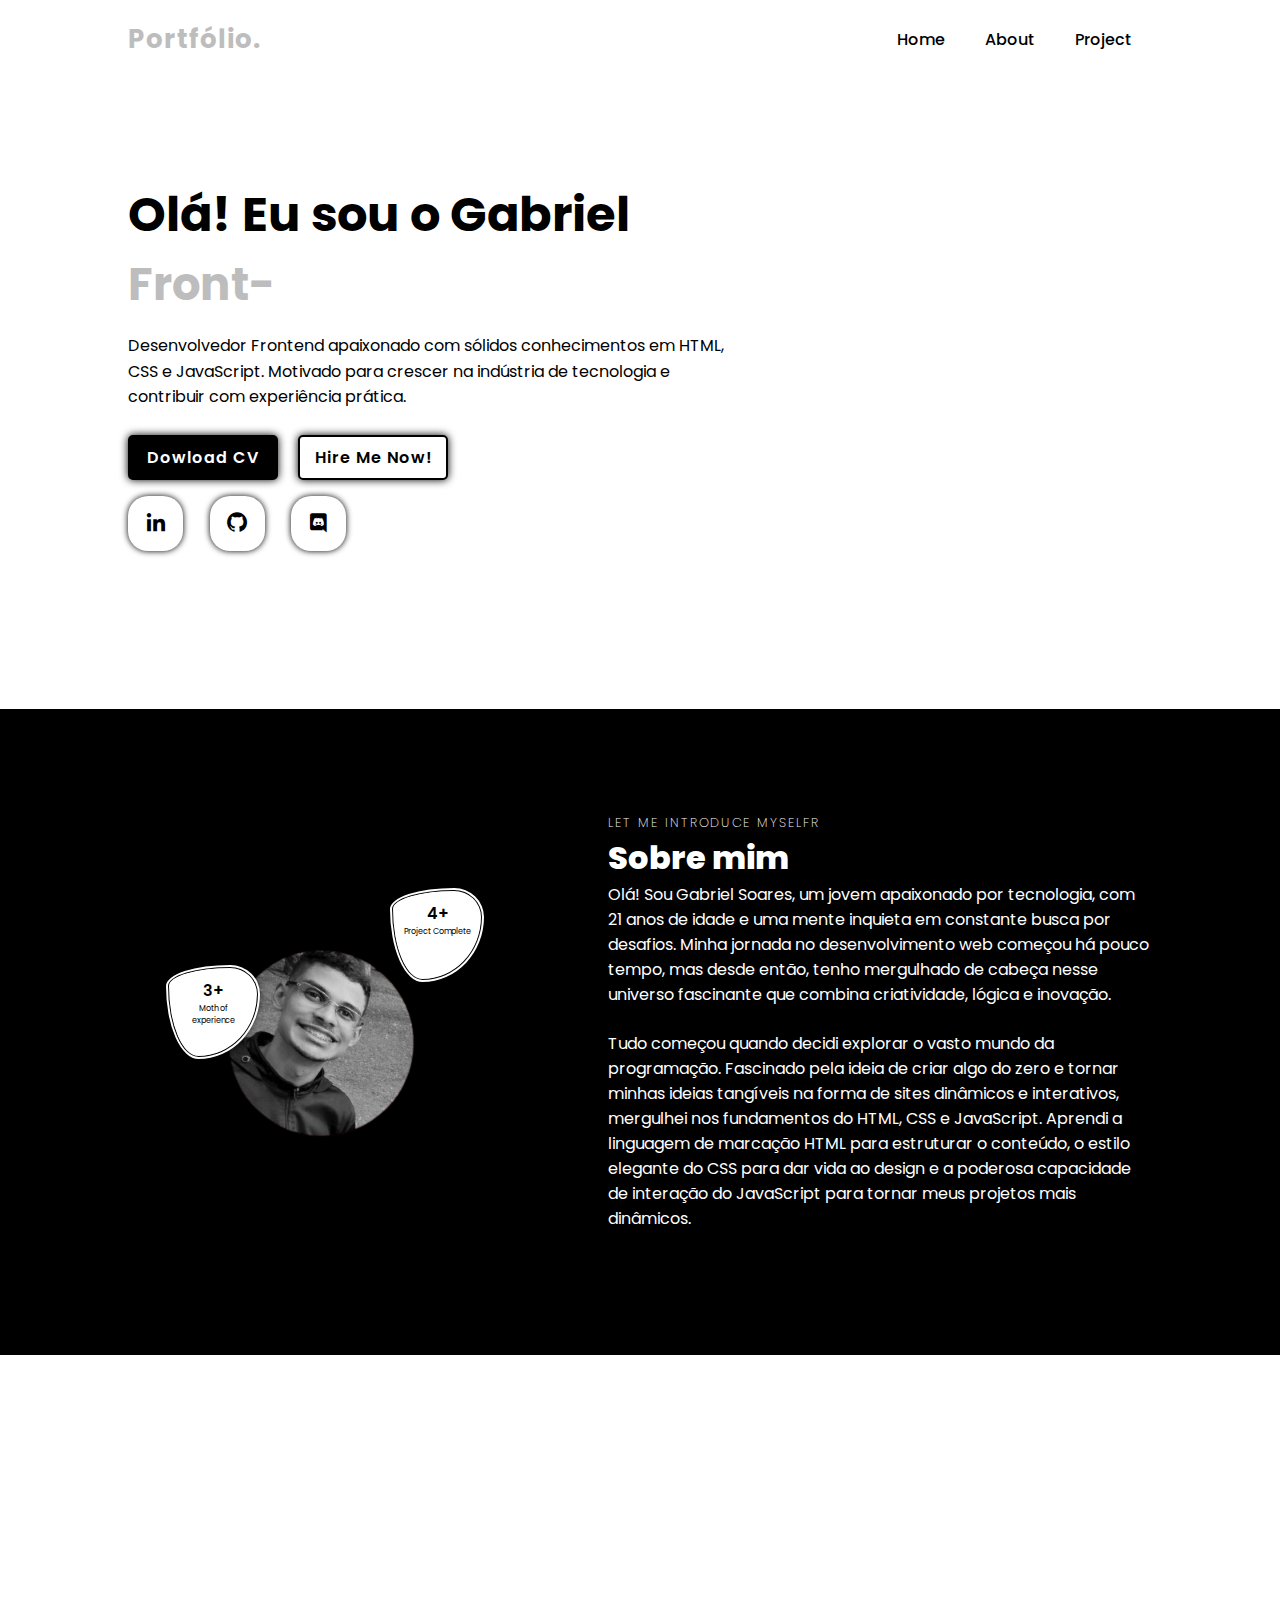
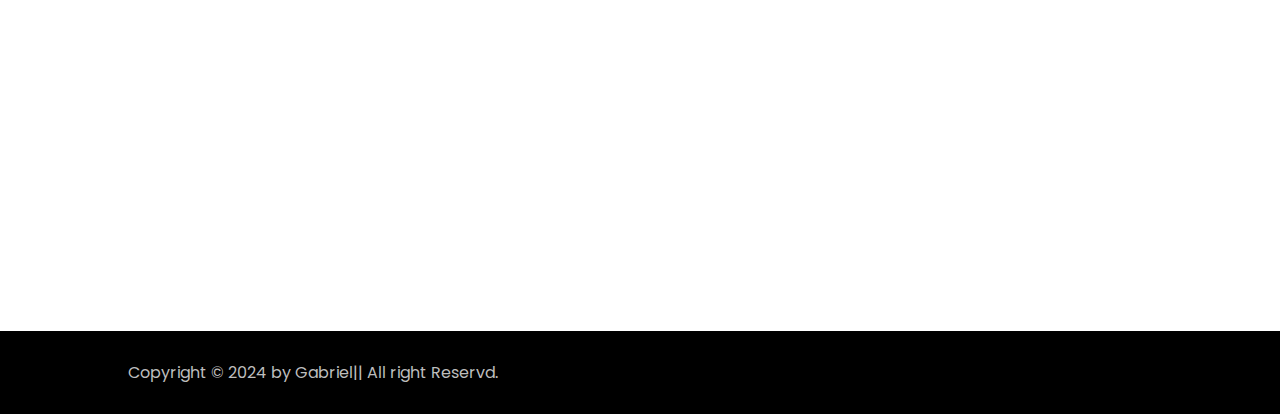
<file: index.html>
<!DOCTYPE html>
<html lang="pt-br">

<head>
  <meta charset="UTF-8">
  <meta name="viewport" content="width=device-width, initial-scale=1.0">
  <meta http-equiv="X-UA-Compatible" content="IE=edge">

  <title>Portfólio | Website</title>

  <link rel="icon" href="/assets/xicara-de-cafe.png" type="image/x-icon">
  <link rel="stylesheet" href="style.css">
  <link href='https://unpkg.com/boxicons@2.1.4/css/boxicons.min.css' rel='stylesheet'>
</head>

<body>
  <!--Header -->
  <header>
    <div class="logo"><span>Portfólio.</span></div>
    <ul class="navlist">
      <li><a href="#home">Home</a></li>
      <li><a href="#about">About</a></li>
      <li><a href="#project">Project</a></li>
    </ul>
  </header>

  <!--Home -->
  <section id="home" class="home">
    <div class="home-content scroll-scale">
      <h1>Olá! Eu sou o Gabriel</h1>
      <div class="change-text">
        <h3>
          <span class="word">Front-end&nbsp;Developer</span>
        </h3>
      </div>
      <br>
      <p>Desenvolvedor Frontend apaixonado com sólidos conhecimentos em HTML, CSS e JavaScript. Motivado para crescer na
        indústria de tecnologia e contribuir com experiência prática.
      </p>
      <br>
      <div class="btn-box">
        <a target="_blank"
          href="https://docs.google.com/document/d/1C40EjEMz4oqmA1Uq1IbUbdsY5QPtux59cyQ5cj3t2Dc/edit?usp=sharing"
          class="btn">Dowload CV</a>
        <a target="_blank" href="https://api.whatsapp.com/send?phone=5511954345127&text=%20contate-me%20agora!"
          class="btn">Hire Me
          Now!</a>
      </div>

      <div class="social-icons">
        <a target="_blank" href="https://www.linkedin.com/in/sgabriell/"><i class="bx bxl-linkedin"></i></a>
        <a target="_blank" href="https://github.com/sGabrielv"><i class="bx bxl-github"></i></a>
        <a target="_blank" href="https://discordapp.com/users/1195913296860151861"><i class="bx bxl-discord"></i></a>
      </div>
    </div>

    <div class="home-image scroll-scale">
      <div class="img-box">
      </div>
    </div>
  </section>

  <!--About -->
  <section id="about" class="about">
    <div class="img-about scroll-scale">
      <img src="/assets/jovem__1__2__1_-removebg-preview.png" alt="Jovem programador">
      <div class="info-about1">
        <span>3+</span>
        <p>Moth of experience</p>
      </div>
      <div class="info-about2">
        <span>4+</span>
        <p>Project Complete</p>
      </div>
    </div>

    <div class="about-content scroll-scale">
      <span>Let me introduce myselfr</span>
      <h2>Sobre mim</h2>
      <p>
        Olá! Sou Gabriel Soares, um jovem apaixonado por tecnologia, com 21 anos de idade e uma mente inquieta em
        constante busca por desafios. Minha jornada no desenvolvimento web começou há pouco tempo, mas desde então,
        tenho mergulhado de cabeça nesse universo fascinante que combina criatividade, lógica e inovação.
      <div class="info34">
        Tudo começou quando decidi explorar o vasto mundo da programação. Fascinado pela ideia de criar algo do zero e
        tornar minhas ideias tangíveis na forma de sites dinâmicos e interativos, mergulhei nos fundamentos do HTML, CSS
        e JavaScript. Aprendi a linguagem de marcação HTML para estruturar o conteúdo, o estilo elegante do CSS para dar
        vida ao design e a poderosa capacidade de interação do JavaScript para tornar meus projetos mais dinâmicos.
        </p>
      </div>
  </section>

  <!--projeto -->
  <section id="project" class="portfolio">
    <div class="main-text scroll-scale ">
      <span>What i will do for you</sSpan>
        <h2>Projetos</h2>
    </div>

    <div class="container">
      <div class="fillter-buttons scroll-scale ">
        <button class="btn" data-filter="all">All</button>
        <button class="btn" data-filter=".product">Product</button>
        <button class="btn" data-filter=".interacting">Interacting</button>
        <button class="btn" data-filter=".web">Web App</button>
      </div>

      <div class="portfolio-gallery scroll-bottom ">
        <div class="port-box mix all">
          <div class="port-image">
            <img src="/assets/mike-van-den-bos-jf1EomjlQi0-unsplash.jpg" alt="Imagem de loading">
          </div>
          <div class="port-content">
            <h3>Projeto em desenvolvimento</h3>
          </div>
        </div>

        <div class="port-box mix interacting all">
          <div class="port-image">
            <img src="/assets/mike-van-den-bos-jf1EomjlQi0-unsplash.jpg" alt="Imagem de loading">
          </div>
          <div class="port-content">
            <h3>Projeto em desenvolvimento</h3>
          </div>
        </div>

        <div class="port-box mix web all">
          <div class="port-image">
            <img src="/assets/mike-van-den-bos-jf1EomjlQi0-unsplash.jpg" alt="Imagem de loading">
          </div>
          <div class="port-content">
            <h3>projeto em desenvolvimento</h3>
          </div>
        </div>
      </div>
  </section>

  <!--footer -->
  <footer>
    <p>Copyright &copy; 2024 by Gabriel|| All right Reservd.</p>
    <a href="#home"><i class="bx bx-up-arrow-alt"></i></a>
  </footer>
  <script src="mixitup.min.js"></script>
  <script src="script.js"></script>


</body>

</html>
</file>
<file: style.css>
@import url('https://fonts.googleapis.com/css2?family=Poppins:ital,wght@0,100;0,200;0,300;0,400;0,500;0,600;0,700;0,800;0,900;1,100;1,200;1,300;1,400;1,500;1,600;1,700;1,800;1,900&display=swap');

* {
  padding: 0;
  margin: 0;
  box-sizing: border-box;
  list-style: none;
  scroll-behavior: smooth;
  text-decoration: none;
}

:root {
  --text-color: #000000;
  --hover-color: #000000;
  --bg-color: #ffffff;
  --secon-bg-color: #000000;
  --big-font: 3.0rem;
  --norma-font: 2rem;
  --neon-box-shadow: 0 0 .5rem #000000;
  --h2-font: 3rem;
  --font-neon-text-shadow: 0 0 10px rgba(0, 0, 0, 0.3),
    0 0 20px rgba(0, 0, 0, 0.3),
    0 0 30px rgba(0, 0, 0, 0.3),
    0 0 40px rgba(0, 0, 0, 0.3),
    0 0 67px rgba(0, 0, 0, 0.3),
    0 0 85px rgba(0, 0, 0, 0.3),
    0 0 100px rgba(0, 0, 0, 0.3),
    0 0 150px rgba(0, 0, 0, 0.3);
}

body {
  font-family: "Poppins", sans-serif;
  background-color: var(--bg-color);
  color: var(--text-color);
}


header {
  display: flex;
  align-items: center;
  justify-content: space-between;
  width: 100%;
  padding: 20px 10%;
}

/* LOGO DO SITE ---------------------------------------------------------------------------*/

.logo {
  font-size: 26px;
  font-weight: 700;
  letter-spacing: 1px;
}

span {
  color: #bdbdbd;
}

.navlist {
  display: flex;
}

.navlist a {
  color: var(--text-color);
  font-weight: 500;
  padding: 10px 20px;

}

.navlist a:hover {
  color: var(--hover-color);
  text-shadow: 0 0 10px rgba(7, 6, 7, 0.37),
    0 0 20px rgba(255, 255, 255, 0.6),
    0 0 30px rgba(255, 255, 255, 0.6),
    0 0 40px rgba(255, 255, 255, 0.6),
    0 0 67px rgba(255, 255, 255, 0.6),
    0 0 85px rgba(255, 255, 255, 0.6),
    0 0 100px rgba(255, 255, 255, 0.6),
    0 0 150px rgba(255, 255, 255, 0.6);
}

.navlist a.active {
  color: var(--hover-color);
}


#menu-icon {
  font-size: 1.8rem;
  z-index: 10001;
  cursor: pointer;
  margin-left: 25px;
  background: #ffffff;
  border-radius: 3px;
  color: var(--secon-bg-color);
  display: none;
}

section {
  padding: 100px 10%;
}

.home {
  min-height: 70vh;
  height: 100%;
  width: 100%;
  display: grid;
  align-items: baseline;
  grid-gap: 1em;
}

/* Javascript ---------------------------------------------------------------------------*/

.home-content {
  max-width: 600px;
}

.home-content h1 {
  font-size: var(--big-font);
  font-weight: 700;
}

.change-text {
  font-size: 2.4rem;
  font-weight: 600;
}

.change-text h3 {
  display: inline-flex;
  margin: 0;
  vertical-align: top;
}

.change-text h3 .word {
  position: absolute;
  display: flex;
  opacity: 0;
}

.change-text h3 .word .letter {
  transform-origin: center center 25px;
}

.change-text h3 .word .letter.out {
  transform: rotateX(90deg);
  transition: 0.32s cubic-bezier(0.6, 0, 0.7, 0.2);
}

.change-text h3 .word .letter.in {
  transition: 0.39s ease;
}


.change-text h3 .word .letter.behind {
  transform: rotateX(-90deg);
}

.home-content p {
  color: #000000;
  line-height: 1.6;
}


/* botao   ---------------------------------------------------------------------------*/

.info-box {
  display: inline-flex;
  justify-content: space-between;
  align-items: center;
  width: 300px;
  margin: 1rem 0 2rem;
}

.info-box h5 {
  font-weight: 600;
  color: var(--text-color);
  font-size: 1rem;
}

.info-box span {
  font-size: .9rem;
  color: #bdbdbd;
}

.btn-box {
  display: flex;
  justify-content: space-between;
  width: 320px;
  height: 45px;
}

.btn-box a.btn {
  display: inline-flex;
  justify-content: center;
  align-items: center;
  width: 150px;
  height: 100%;
  background: var(--hover-color);
  color: var(--bg-color);
  font-size: 1rem;
  font-weight: 600;
  transition: .6s;
  letter-spacing: 1px;
  box-shadow: var(--neon-box-shadow);
  border-radius: 5px;
  position: relative;
  overflow: hidden;
  z-index: 1;
  border: 2px solid var(--hover-color);
}

a.btn:hover {
  color: var(--hover-color);
}

a.btn::before {
  content: "";
  position: absolute;
  top: 0;
  left: 0;
  background: var(--bg-color);
  width: 0%;
  height: 100%;
  z-index: -1;
  transition: .4s;
}

a.btn:hover::before {
  width: 100%;
}

a.btn:nth-child(2) {
  background: var(--bg-color);
  color: var(--hover-color);
}

a.btn:nth-child(2):hover {
  color: var(--bg-color);
}

a.btn:nth-child(2)::before {
  background: var(--hover-color);
}


/* Style dos icons ---------------------------------------------------------------------------*/


.social-icons {
  margin-top: 1rem;
  display: flex;
  justify-content: space-between;
  width: 220px;
  height: 40px;
}


.social-icons a {
  display: flex;
  width: 55px;
  height: 137%;
  justify-content: center;
  align-items: center;
  background: var(--bg-color);
  color: var(--hover-color);
  border: 0px solid var(--hover-color);
  margin-right: 2px;
  transition: .13s;
  box-shadow: 0 0 0.4rem var(--hover-color);
  border-radius: 20px;
  position: relative;
  z-index: 1;
  overflow: hidden;
}

.social-icons a i {
  font-size: 1.5rem;
}

.social-icons a:hover {
  color: var(--bg-color);
}

.social-icons a::before {
  content: "";
  position: absolute;
  left: 0;
  top: 0;
  width: 0%;
  background: var(--hover-color);
  height: 100%;
  transition: .28s;
  z-index: -1;
}

.social-icons a:hover::before {
  width: 100%;
}


/* Style da img ---------------------------------------------------------------------------*/

.home-image {
  position: relative;
}

.img-box {
  text-align: center;
}

.img-box img {
  width: 100%;
  max-width: 350px;
  height: auto;
}

.liquid-shape {
  position: absolute;
  width: 100%;
  height: 100%;
  z-index: -1;
  top: -10%;
}

.liquid-shape:nth-child(2) {
  filter: blur(50px)
}


/* about css ---------------------------------------------------------------------------*/

.about {
  display: flex;
  justify-content: center;
  align-items: center;
  grid-gap: 5em;
  background: var(--secon-bg-color);
}

.about .img-about {
  text-align: center;
  position: relative;
}

.about .img-about img {
  max-width: 400px;
  height: auto;
}

.about-content span {
  color: #f5f5f5;
  font-size: .8rem;
  font-weight: 200;
  letter-spacing: 2px;
  text-transform: uppercase;
}

.about-content h2 {
  color: var(--bg-color);
  font-weight: 750;
  font-size: var(--norma-font);
}

.about-content h3 {
  font-weight: 600;
  font-size: 1.5rem;
  margin-bottom: .2rem;
}

.about-content p {
  color: #ffffff;
  font-weight: 400;
  margin-bottom: 1.5rem;
}

.info34 {
  color: #ffffff;
  font-weight: 400;
  margin-bottom: 1.5rem;
}

.info-about1,
.info-about2 {
  background: var(--bg-color);
  font-size: .5rem;
  position: absolute;
  padding: 10px;
  width: 90px;
  height: 90px;
  border-radius: 69% 31% 66% 34% / 21% 30% 70% 79%;
  display: block;
  box-shadow: var(--neon-box-shadow);
  border: 1px solid var(--hover-color);
  outline: 2px solid var(--bg-color);
  z-index: 100;
  animation: morph 6s linear infinite;
}

.info-about1 {
  left: 10%;
  top: 34%;
}

.info-about2 {
  left: 66%;
  top: 15%;
}

.img-about span {
  color: var(--hover-color);
  font-size: 1rem;
  font-weight: 600;
}


/* services section css ---------------------------------------------------------------------------*/

.main-text {
  width: 100%;
  text-align: center;
  margin-bottom: 2rem;
  color: var(--norma-font);
}

.main-text h2 {
  font-weight: 700;
  font-size: var(--norma-font);
}

.main-text span {
  color: #050202;
  font-size: .8rem;
  font-weight: 200;
  letter-spacing: 2px;
  text-transform: uppercase;
}

.section-services {
  display: flex;
  justify-content: center;
  align-items: center;
  flex-wrap: wrap;
  grid-gap: 2rem;
}

.section-services .service-box {
  flex: 1 1 18rem;
  padding: 2rem 1rem 2rem;
  text-align: center;
  background: var(--secon-bg-color);
  transition: transform .4s;
  border-radius: 10px;
}

.service-btn {
  width: auto;
  justify-content: center;
}

.service-box:hover {
  transform: translateY(-.7rem);
}

.service-icon {
  border: 2px solid var(--hover-color);
  padding: 2rem;
  background: var(--bg-color);
  display: flex;
  font-size: 3rem;
  align-items: center;
  border-radius: 50%;
  color: var(--hover-color);
  box-shadow: var(--neon-box-shadow);
  outline: 3px solid var(--bg-color);
}

.service-box h3 {
  margin-top: 10px;
  font-size: 1.5rem;
}

.service-boxp {
  margin: .5rem 0 1.5rem 0;
  font-weight: 300;
  letter-spacing: 1px;
  color: #bdbdbd;
  line-height: 1.6rem;
}

.main-text h3 {
  width: 100%;
  text-align: center;
  margin-bottom: 2rem;
  color: var(--hover-color);
}

/* skills css ---------------------------------------------------------------------------*/


.skills {
  background: var(--bg-color);
}

.skill-main {
  width: 100%;
  display: grid;
  grid-template-columns: repeat(2, 1fr);
  grid-row-gap: 30px;
  grid-column-gap: 50px;
}

.skill-bar {
  margin-bottom: 2.3rem;
}


.skill-main h3 {
  margin-bottom: 2rem;
  font-size: var(--norma-font);
  text-align: center;
}

.skill-left .skill-bar .info {
  display: flex;
  justify-content: space-between;
  align-items: center;
  padding: 0 10px;

}

.skill-left .skill-bar .bar {
  width: 100%;
  height: 10px;
  background-color: var(--bg-color);
  border-radius: 25px;
  margin-top: 10px;
  position: relative;
}

.skill-bar span {
  width: 50%;
  height: 100%;
  position: absolute;
  left: 0;
  background: #11080e;
  border-radius: 25px;
  box-shadow: #ff02b3;

}

.skill-bar .bar .html {
  width: 35%;
  animation: html 2s;
}

.skill-bar .bar .css {
  width: 56%;
  animation: css 2s;
}

.skill-bar .bar .javascript {
  width: 8%;
  animation: javascript 2s;
}


/* portfolio css ---------------------------------------------------------------------------*/

.fillter-buttons {
  margin: 2rem;
  text-align: center;
}

.fillter-buttons .btn {
  background: none;
  outline: none;
  border: none;
  cursor: pointer;
  font-size: .84rem;
  font-weight: 600;
  letter-spacing: .4px;
  margin-left: 1.3rem;
  color: var(--text-color);
}

.fillter-buttons .btn:hover {
  color: var(--hover-color);
}

.portfolio-gallery {
  display: grid;
  grid-template-columns: repeat(auto-fill, minmax(270px, 1fr));
  gap: 2rem;
}

.port-box {
  position: relative;
  border-radius: 15px;
  overflow: hidden;
  background: #292e33;
  display: flex;
  grid-template-rows: 1fr auto;
  align-items: center;
  border: 2px solid var(--hover-color);
  box-shadow: var(--neon-box-shadow);
}

.port-image {
  display: flex;
  align-items: center;
  justify-content: center;
  height: 100%;
  width: 100%;
}


.port-image img {
  width: 100%;
  opacity: .5s;
  height: 100%;
  transition: .5s;
}


.port-image {
  display: flex;
  align-items: center;
  justify-content: center;
  height: 100%;
  width: 100%;
}

.port-image img {
  width: 100%;
  opacity: .5s;
  height: 100%;
  transition: .5s;
}

.port-content {
  position: absolute;
  bottom: 0;
  left: 0;
  width: 100%;
  height: 100%;
  opacity: 0;
  background: linear-gradient(rgba(252, 252, 252, 0.699), #eeeeee);
  display: flex;
  align-items: center;
  justify-content: center;
  flex-direction: column;
  text-align: center;
  transition: 0.5s;
  padding: 0 2rem;
}

.port-box:hover .port-content {
  opacity: 1;
}

.port-box:hover .port-image img {
  transform: scale(1.1);
}

.port-content h3 {
  font-size: 1.5rem;
  font-weight: 600;
}

.port-content p {
  font-size: .8rem;
  margin: 5px 0 15px 0;
}

.port-content a {
  background: #fff;
  border-radius: 50%;
  display: inline-flex;
  justify-content: center;
  align-items: center;
  width: 50px;
  height: 50px;
  border: 1px solid var(--hover-color);
  outline: 2px solid #fff;
}

.port-conten a i {
  font-size: 1.3rem;
  color: var(--seco-color);
}


/* footer css ---------------------------------------------------------------------------*/


footer {
  padding: 1.5rem 10%;
  display: flex;
  align-items: center;
  justify-content: space-between;
  background: var(--secon-bg-color)
}

footer p {
  color: #bdbdbd;
}

footer a {
  display: inline-flex;
  justify-content: center;
  color: var(--text-color);
  background: var(--hover-color);
  padding: .6rem;
  border-radius: 5px;
}

footer a i {
  font-size: 1rem;
  color: var(--secon-bg-color);
}

.scroll-scale {
  opacity: 0;
  transform: scale(.9);
  transition: all 1s;
}

.scroll-bottom {
  opacity: 0;
  transform: translateY(50px);
  transition: 0.5s;
}

.scroll-top {
  opacity: 0;
  transform: translateY(-300px);
  transition: 3s;
}

.show-items {
  opacity: 1;
  transform: translateX(0);
}











/* keyframes css ---------------------------------------------------------------------------*/


@keyframes morph {

  0%,
  100% {
    border-radius: 40% 60% 70% 30% / 40% 40% 60% 50%;
  }

  30% {
    border-radius: 70% 30% 70% 30% / 40% 40% 60% 50%;
  }

  60% {
    border-radius: 100% 60% 60% 100% / 100% 100% 60% 60%;
  }

  80% {
    border-radius: 69% 31% 66% 34% / 21% 30% 70% 79%;
  }
}

@keyframes css {
  0% {
    width: 0%;
  }

  100% {
    width: 72%;
  }
}

@keyframes javascript {
  0% {
    width: 0%;
  }

  100% {
    width: 72%;
  }
}

@keyframes html {
  0% {
    width: 0%;
  }

  100% {
    width: 72%;
  }
}

/* resposividade css ---------------------------------------------------------------------------*/
@media (max-width:991px) {

  header,
  header.sticky {
    padding: 15px 5%;
  }

  footer {
    padding: 15px 5%;
  }

  section {
    padding: 70px 1%;
  }

  .navlist a {
    padding: 8px 15px;
  }

  :root {

    --big-font: 2.5rem;
    --norma-font: 2rem;
    --neon-box-shadow: 0 0 .5rem #3a3a3a65;
    --h2-font: 3rem;
  }

  .home-content {
    margin-top: 2rem;
  }

  .social-icons {
    margin-top: 6rem;
  }
}

@media (max-width:768px) {
  #menu-icon {
    display: block;
    transition: all, 4s ease;
  }

  .navlist {
    display: flex;
    position: absolute;
    top: -1000px;
    right: 0;
    left: 0;
    flex-direction: column;
    background: var(--bg-color);
    text-align: left;
    padding: 0 5%;
    transition: all .45s ease;
  }

  .navlist a {
    display: block;
    padding-bottom: 1rem;
    font-size: 1rem;
  }

  .navlist.open {
    top: 100%;
  }

  .home {
    grid-template-columns: 1fr;
  }

  .home-image {
    margin-bottom: 5rem;
  }

  .liquid-shape {
    width: 80%;
    left: 10%;
    top: 13%;
  }

  .about {
    flex-direction: column-reverse;
  }

  .skill-main {
    grid-template-columns: 1fr;
  }

  .fillter-buttons {
    margin: 2.5rem 0;
  }

  footer p {
    font-size: .8rem;
  }
}

@media (max-width:420px) {
  html {
    font-size: 80%;
  }

  footer p {
    font-size: .6rem;
  }

  .fillter-buttons .btn {
    font-size: .8rem;
  }

  .img-about img {
    width: 300px;
  }

  .info-about1,
  .info-about2,
  .info-about3 {
    display: none;
  }


}
</file>
